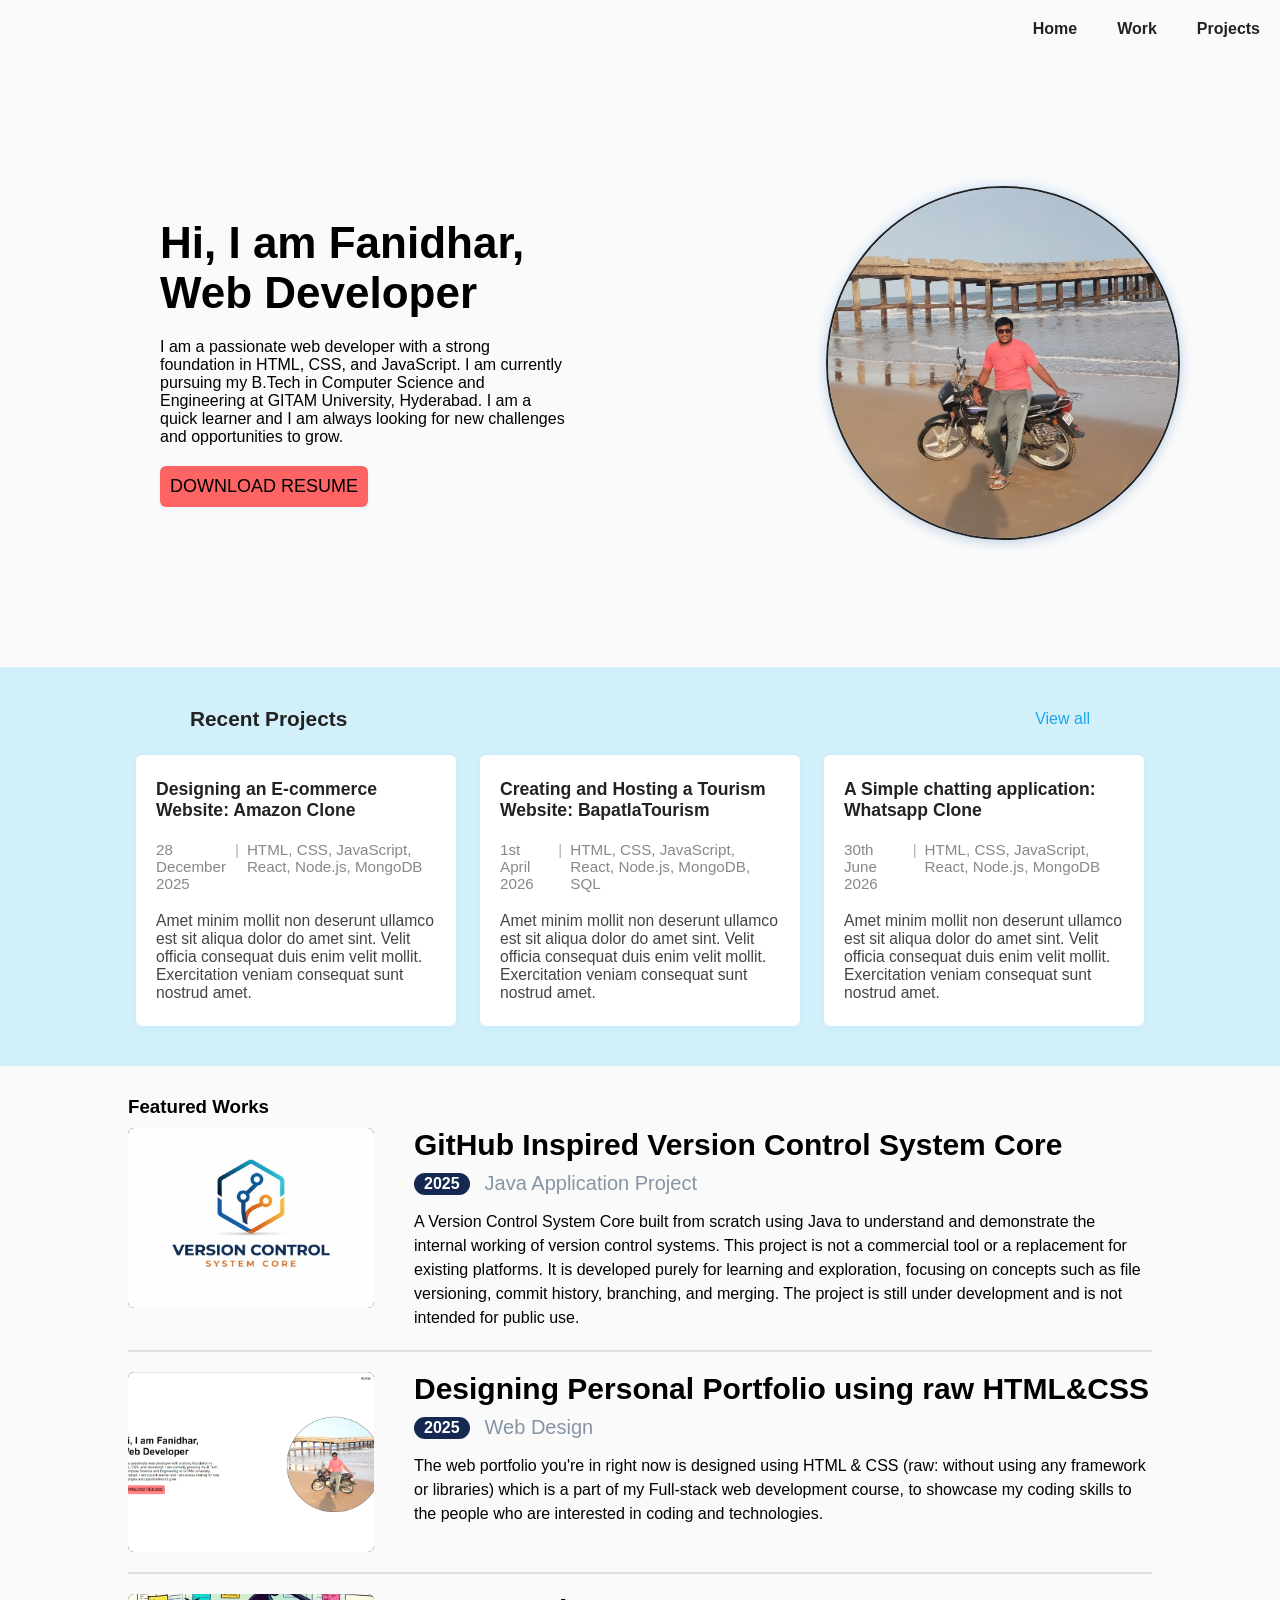
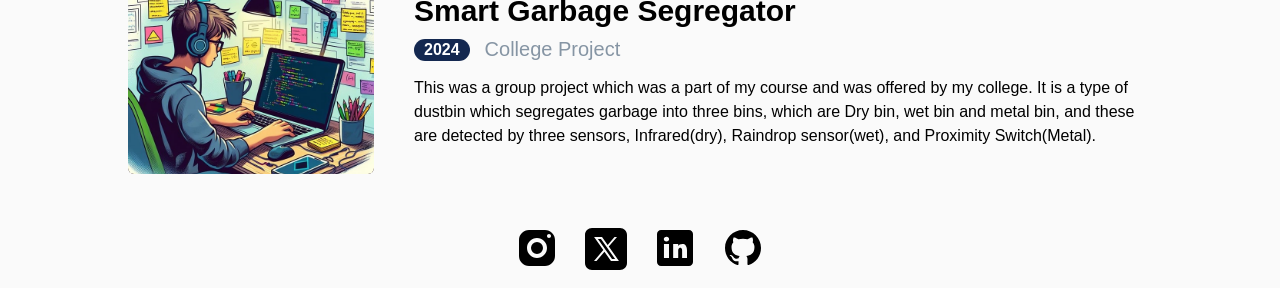
<file: index.html>
<!DOCTYPE html>
<html lang="en">
    <head>
        <!-- Meta tags for character encoding and responsive viewport -->
        <meta charset="UTF-8" />
        <meta name="viewport" content="width=device-width, initial-scale=1.0" />
        <!-- External stylesheet link -->
        <link rel="stylesheet" href="style.css" />
        <link rel="icon" type="image/png" href="assets/circular-icon.png">
        <title>Personal Portfolio</title>
    </head>
    <body>
        <!-- Navigation Sidebar -->
        <div class="navigation-sidebar">
            <nav>
                <div class="nav-link" id="close-button" onclick="hideSideBar()">
                    <a href="#">
                        <!-- Close icon -->
                        <svg xmlns="http://www.w3.org/2000/svg" height="36px" viewBox="0 -960 960 960" width="36px" fill="#000">
                            <path d="m256-200-56-56 224-224-224-224 56-56 224 224 224-224 56 56-224 224 224 224-56 56-224-224-224 224Z" />
                        </svg>
                    </a>
                </div>
                <div class="nav-link"><a href="index.html">Home</a></div>
                <div class="nav-link"><a href="work/index.html">Work</a></div>
                <div class="nav-link">
                    <a href="projects/index.html">Projects</a>
                </div>
            </nav>
        </div>
        <!-- Main Navigation Menu -->
        <div class="navigation">
            <nav>
                <div class="nav-link" id="hideLinks"><a href="index.html">Home</a></div>
                <div class="nav-link" id="hideLinks"><a href="work/index.html">Work</a></div>
                <div class="nav-link" id="hideLinks">
                    <a href="projects/index.html">Projects</a>
                </div>
                <div class="nav-link" id="menubar" onclick="showSideBar()">
                    <a href="#">
                        <svg xmlns="http://www.w3.org/2000/svg" height="36px" viewBox="0 -960 960 960" width="36px" fill="#000"><path d="M120-240v-80h720v80H120Zm0-200v-80h720v80H120Zm0-200v-80h720v80H120Z"/>
                        </svg>
                    </a>
                </div>
            </nav>
        </div>
        <!-- Header Section: Contains navigation and introduction -->
        <div class="head">
            <!-- Introduction Section: Hero area with personal info and image -->
            <div class="introduction">
                <div class="intro">
                    <p id="intro-bold">Hi, I am Fanidhar, Web Developer</p>
                    <p id="intro-normal">
                        I am a passionate web developer with a strong foundation
                        in HTML, CSS, and JavaScript. I am currently pursuing my
                        B.Tech in Computer Science and Engineering at GITAM
                        University, Hyderabad. I am a quick learner and I am
                        always looking for new challenges and opportunities to
                        grow.
                    </p>
                    <a href="assets/Resume_copy.pdf" download
                        ><button type="button">DOWNLOAD RESUME</button></a
                    >
                </div>
                <!-- Profile Image Section -->
                <div class="image">
                    <div id="image1">
                        <img src="assets/profile.jpg" alt="profile pic" />
                    </div>
                </div>
            </div>
        </div>

        <!-- Main Content Section: Recent Projects -->
        <div class="main">
            <div class="header-container">
                <div class="h4"><h4>Recent Projects</h4></div>
                <div class="a"><a href="projects/index.html">View all</a></div>
            </div>
            <!-- Project Cards Container -->
            <div class="posts-row">
                <!-- Project Card 1 -->
                <div class="post-card">
                    <h5>Designing an E-commerce Website: Amazon Clone</h5>
                    <div class="meta">
                        <span>28 December 2025</span>
                        <span class="divider">|</span>
                        <span
                            >HTML, CSS, JavaScript, React, Node.js,
                            MongoDB</span
                        >
                    </div>
                    <p>
                        Amet minim mollit non deserunt ullamco est sit aliqua
                        dolor do amet sint. Velit officia consequat duis enim
                        velit mollit. Exercitation veniam consequat sunt nostrud
                        amet.
                    </p>
                </div>
                <!-- Project Card 2 -->
                <div class="post-card">
                    <h5>
                        Creating and Hosting a Tourism Website: BapatlaTourism
                    </h5>
                    <div class="meta">
                        <div>1st April 2026</div>
                        <div class="divider">|</div>
                        <div>
                            HTML, CSS, JavaScript, React, Node.js, MongoDB, SQL
                        </div>
                    </div>
                    <p>
                        Amet minim mollit non deserunt ullamco est sit aliqua
                        dolor do amet sint. Velit officia consequat duis enim
                        velit mollit. Exercitation veniam consequat sunt nostrud
                        amet.
                    </p>
                </div>
                <!-- Project Card 3 -->
                <div class="post-card">
                    <h5>A Simple chatting application: Whatsapp Clone</h5>
                    <div class="meta">
                        <span>30th June 2026</span>
                        <span class="divider">|</span>
                        <span
                            >HTML, CSS, JavaScript, React, Node.js,
                            MongoDB</span
                        >
                    </div>
                    <p>
                        Amet minim mollit non deserunt ullamco est sit aliqua
                        dolor do amet sint. Velit officia consequat duis enim
                        velit mollit. Exercitation veniam consequat sunt nostrud
                        amet.
                    </p>
                </div>
            </div>
        </div>

        <!-- Footer Section: Featured Works -->
        <div class="foot">
            <h3>Featured Works</h3>
            <!-- Featured Work 1 -->
            <div class="works1">
                <div class="Image">
                    <img src="assets/Version_Control.jpg" alt="main_dev" />
                </div>
                <div class="matter">
                    <h2 class="heading">
                        GitHub Inspired Version Control System Core
                    </h2>
                    <div class="spans">
                        <div class="year">2025</div>
                        <div class="title">Java Application Project</div>
                    </div>
                    <p class="extra-matter">
                       A Version Control System Core built from scratch using Java to understand and demonstrate the internal working of version control systems. This project is not a commercial tool or a replacement for existing platforms. It is developed purely for learning and exploration, focusing on concepts such as file versioning, commit history, branching, and merging. The project is still under development and is not intended for public use.
                    </p>
                </div>
            </div>
            <hr />
            <!-- Featured Work 2 -->
            <div class="works2">
                <div class="Image">
                    <img src="assets/PPproject.png" alt="main_dev" />
                </div>
                <div class="matter">
                    <h2 class="heading">
                        Designing Personal Portfolio using raw HTML&CSS
                    </h2>
                    <div class="spans">
                        <div class="year">2025</div>
                        <div class="title">Web Design</div>
                    </div>
                    <p class="extra-matter">
                        The web portfolio you're in right now is designed using
                        HTML & CSS (raw: without using any framework or
                        libraries) which is a part of my Full-stack web
                        development course, to showcase my coding skills to the
                        people who are interested in coding and technologies.
                    </p>
                </div>
            </div>
            <hr />
            <!-- Featured Work 3 -->
            <div class="works3">
                <div class="Image">
                    <img src="assets/main_dev.jpg" alt="main_dev" />
                </div>
                <div class="matter">
                    <h2 class="heading">Smart Garbage Segregator</h2>
                    <div class="spans">
                        <div class="year">2024</div>
                        <div class="title">College Project</div>
                    </div>
                    <p class="extra-matter">
                        This was a group project which was a part of my course
                        and was offered by my college. It is a type of dustbin
                        which segregates garbage into three bins, which are Dry
                        bin, wet bin and metal bin, and these are detected by
                        three sensors, Infrared(dry), Raindrop sensor(wet), and
                        Proximity Switch(Metal).
                    </p>
                </div>
            </div>
        </div>

        <!-- Social Media Links Section -->
        <div class="social">
            <div class="links">
                <a href="https://www.instagram.com/developerfanidhar/">
                    <img
                        src="assets/icons/icons8-instagram.svg"
                        alt="Instagram"
                    />
                </a>
            </div>
            <div class="links">
                <a href="https://x.com/devFani2006">
                    <img
                        src="assets/icons/icons8-x-50.svg"
                        alt="X"
                    />
                </a>
            </div>
            <div class="links">
                <a href="https://www.linkedin.com/in/fanidhargavini2006">
                    <img
                        src="assets/icons/icons8-linkedin.svg"
                        alt="LinkedIn"
                    />
                </a>
            </div>
            <div class="links">
                <a href="https://github.com/fanidhar">
                    <img
                        src="assets/icons/icons8-github-logo.svg"
                        alt="GitHub"
                    />
                </a>
            </div>
        </div>
        <script src="script.js"></script>
    </body>
</html>
</file>
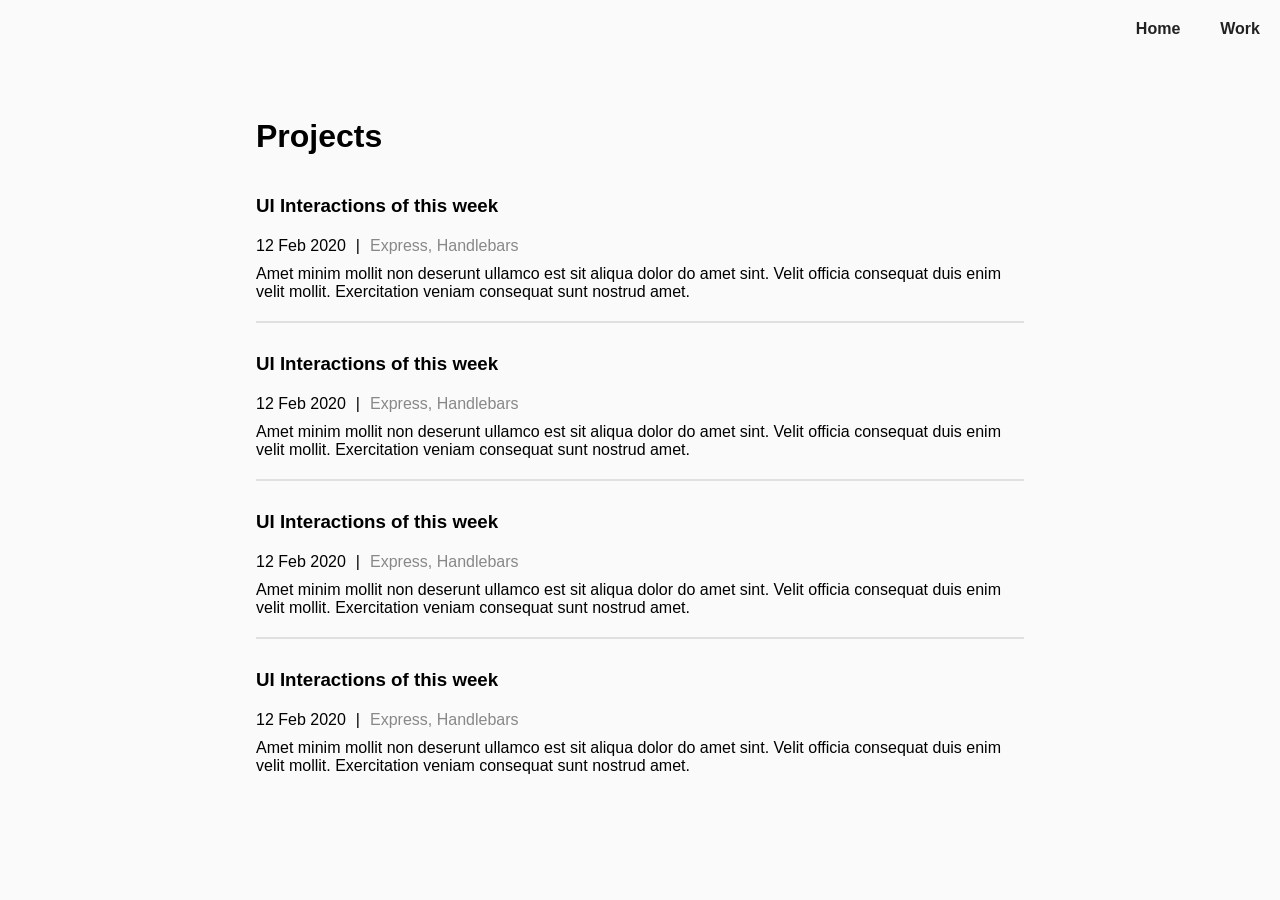
<file: projects/index.html>
<!DOCTYPE html>
<html lang="en">

<head>
    <meta charset="UTF-8">
    <meta name="viewport" content="width=device-width, initial-scale=1.0">
    <link rel="stylesheet" href="style.css">
    <title>Document</title>
</head>

<body>

    <!-- Navigation Sidebar -->
    <div class="navigation-sidebar">
        <nav>
            <div class="nav-link" id="close-button" onclick="hideSideBar()">
                <a href="#">
                    <!-- Close icon -->
                    <svg xmlns="http://www.w3.org/2000/svg" height="36px" viewBox="0 -960 960 960" width="36px" fill="#000">
                        <path d="m256-200-56-56 224-224-224-224 56-56 224 224 224-224 56 56-224 224 224 224-56 56-224-224-224 224Z" />
                    </svg>
                </a>
            </div>
            <div class="nav-link"><a href="../index.html">Home</a></div>
            <div class="nav-link"><a href="../work/index.html">Work</a></div>
        </nav>
    </div>
    <!-- Main Navigation Menu -->
    <div class="navigation">
        <nav>
            <div class="nav-link" id="hideLinks"><a href="../index.html">Home</a></div>
            <div class="nav-link" id="hideLinks"><a href="../work/index.html">Work</a></div>
            <div class="nav-link" id="menubar" onclick="showSideBar()">
                <a href="#">
                    <svg xmlns="http://www.w3.org/2000/svg" height="36px" viewBox="0 -960 960 960" width="36px" fill="#000"><path d="M120-240v-80h720v80H120Zm0-200v-80h720v80H120Zm0-200v-80h720v80H120Z"/>
                    </svg>
                </a>
            </div>
        </nav>
    </div>
    <div class="main">
        <h1>Projects</h1>
        <div class="box">
            <h3>UI Interactions of this week</h3>
            <div class="sp">
                <div class="date">12 Feb 2020</div>
                <div class="bar">|</div>
                <div class="category">Express, Handlebars</div>
            </div>
            <p>Amet minim mollit non deserunt ullamco est sit aliqua dolor do amet sint. Velit officia consequat duis
                enim velit mollit. Exercitation veniam consequat sunt nostrud amet.</p>
        </div>
        <hr>
        <div class="box">
            <h3>UI Interactions of this week</h3>
            <div class="sp">
                <div class="date">12 Feb 2020</div>
                <div class="bar">|</div>
                <div class="category">Express, Handlebars</div>
            </div>
            <p>Amet minim mollit non deserunt ullamco est sit aliqua dolor do amet sint. Velit officia consequat duis
                enim velit mollit. Exercitation veniam consequat sunt nostrud amet.</p>
        </div>
        <hr>
        <div class="box">
            <h3>UI Interactions of this week</h3>
            <div class="sp">
                <div class="date">12 Feb 2020</div>
                <div class="bar">|</div>
                <div class="category">Express, Handlebars</div>
            </div>

            <p>Amet minim mollit non deserunt ullamco est sit aliqua dolor do amet sint. Velit officia consequat duis
                enim velit mollit. Exercitation veniam consequat sunt nostrud amet.</p>
        </div>
        <hr>
        <div class="box">
            <h3>UI Interactions of this week</h3>
            <div class="sp">
                <div class="date">12 Feb 2020</div>
                <div class="bar">|</div>
                <div class="category">Express, Handlebars</div>
            </div>
            <p>Amet minim mollit non deserunt ullamco est sit aliqua dolor do amet sint. Velit officia consequat duis
                enim velit mollit. Exercitation veniam consequat sunt nostrud amet.</p>
        </div>
    </div>
    <script src="script.js"></script>
</body>

</html>
</file>
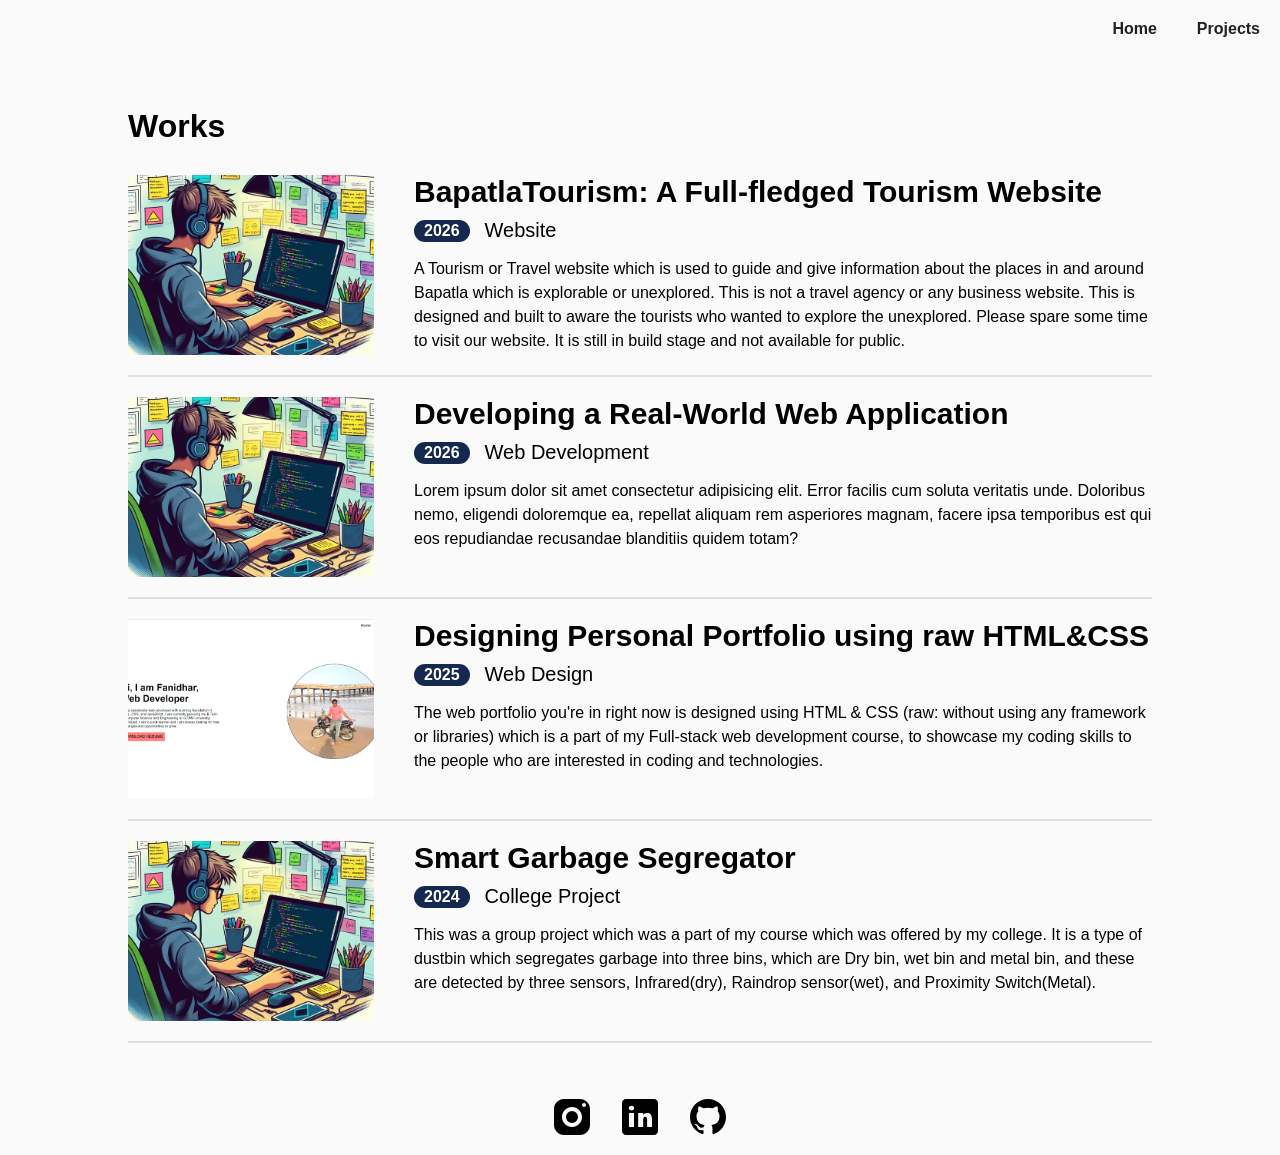
<file: work/index.html>
<!DOCTYPE html>
<html lang="en">

<head>
    <meta charset="UTF-8">
    <meta name="viewport" content="width=device-width, initial-scale=1.0">
    <title>Works | Personal Portfolio</title>
    <link rel="stylesheet" href="style.css">
</head>

<body>
<!-- Navigation Sidebar -->
<div class="navigation-sidebar">
    <nav>
        <div class="nav-link" id="close-button" onclick="hideSideBar()">
            <a href="#">
                <!-- Close icon -->
                <svg xmlns="http://www.w3.org/2000/svg" height="36px" viewBox="0 -960 960 960" width="36px" fill="#000">
                    <path d="m256-200-56-56 224-224-224-224 56-56 224 224 224-224 56 56-224 224 224 224-56 56-224-224-224 224Z" />
                </svg>
            </a>
        </div>
        <div class="nav-link"><a href="../index.html">Home</a></div>
        <div class="nav-link">
            <a href="../projects/index.html">Projects</a>
        </div>
    </nav>
</div>
<!-- Main Navigation Menu -->
<div class="navigation">
    <nav>
        <div class="nav-link" id="hideLinks"><a href="../index.html">Home</a></div>
        <div class="nav-link" id="hideLinks">
            <a href="../projects/index.html">Projects</a>
        </div>
        <div class="nav-link" id="menubar" onclick="showSideBar()">
            <a href="#">
                <svg xmlns="http://www.w3.org/2000/svg" height="36px" viewBox="0 -960 960 960" width="36px" fill="#000"><path d="M120-240v-80h720v80H120Zm0-200v-80h720v80H120Zm0-200v-80h720v80H120Z"/>
                </svg>
            </a>
        </div>
    </nav>
</div>
    <div class="main">
        <h1>Works</h1>
        <!-- Work 1 -->
        <div class="works1">
            <div class="Image">
                <img src="../assets/main_dev.jpg" alt="main_dev">
            </div>
            <div class="matter">
                <h2 class="heading">BapatlaTourism: A Full-fledged Tourism Website</h2>
                <div class="spans">
                    <div class="year">2026</div>
                    <div class="title">Website</div>
                </div>
                <p class="extra-matter">A Tourism or Travel website which is used to guide and give information about
                    the places in and around Bapatla which is explorable or unexplored. This is not a travel agency or
                    any business website. This is designed and built to aware the tourists who wanted to explore the
                    unexplored. Please spare some time to visit our website. It is still in build stage and not
                    available for public.</p>
            </div>
        </div>
        <hr>
        <!-- Work 2 -->
        <div class="works2">
            <div class="Image">
                <img src="../assets/main_dev.jpg" alt="main_dev">
            </div>
            <div class="matter">
                <h2 class="heading">Developing a Real-World Web Application</h2>
                <div class="spans">
                    <div class="year">2026</div>
                    <div class="title">Web Development</div>
                </div>
                <p class="extra-matter">Lorem ipsum dolor sit amet consectetur adipisicing elit. Error facilis cum
                    soluta veritatis unde. Doloribus nemo, eligendi doloremque ea, repellat aliquam rem asperiores
                    magnam, facere ipsa temporibus est qui eos repudiandae recusandae blanditiis quidem totam?</p>
            </div>
        </div>
        <hr>
        <!-- Work 3 -->
        <div class="works3">
            <div class="Image">
                <img src="../assets/PPproject.png" alt="main_dev">
            </div>
            <div class="matter">
                <h2 class="heading">Designing Personal Portfolio using raw HTML&CSS</h2>
                <div class="spans">
                    <div class="year">2025</div>
                    <div class="title">Web Design </div>
                </div>
                <p class="extra-matter">The web portfolio you're in right now is designed using HTML & CSS (raw: without
                    using any framework or libraries) which is a part of my Full-stack web development course, to
                    showcase my coding skills to the people who are interested in coding and technologies.</p>
            </div>
        </div>
        <hr>
        <!-- Work 4 -->
        <div class="works4">
            <div class="Image">
                <img src="../assets/main_dev.jpg" alt="main_dev">
            </div>
            <div class="matter">
                <h2 class="heading">Smart Garbage Segregator</h2>
                <div class="spans">
                    <div class="year">2024</div>
                    <div class="title">College Project</div>
                </div>
                <p class="extra-matter">This was a group project which was a part of my course which was offered by my
                    college. It is a type of dustbin which segregates garbage into three bins, which are Dry bin, wet
                    bin and metal bin, and these are detected by three sensors, Infrared(dry), Raindrop sensor(wet), and
                    Proximity Switch(Metal).</p>
            </div>
        </div>
        <hr>
    </div>
    <!-- Social Media Links Section -->
    <div class="social">
        <div class="links">
            <a href="https://www.instagram.com/developerfanidhar/">
                <img src="../assets/icons/icons8-instagram.svg" alt="Instagram icon">
            </a>
        </div>
        <div class="links">
            <a href="https://www.linkedin.com/in/fanidhargavini2006">
                <img src="../assets/icons/icons8-linkedin.svg" alt="LinkedIn icon">
            </a>
        </div>
        <div class="links">
            <a href="https://github.com/DeveloperFanidhar">
                <img src="../assets/icons/icons8-github-logo.svg" alt="GitHub icon">
            </a>
        </div>
    </div>
    <script src="script.js"></script>
</body>

</html>
</file>
<file: style.css>
/* 
* Portfolio Website Styles
* Author: Fanidhar
* Description: Main stylesheet for personal portfolio website
*/



/* CSS Variables - Global theme settings */
:root {
    --lenImgMob: 200px;
    --lenImg: 440px;
    --primary-color: #ff6464;
    --text-color: #222;
    --bg-color: rgb(250, 250, 250);
    --border-radius: 6px;
    --box-shadow: 0 4px 12px 0 rgba(0, 0, 0, 0.08);
    --transition: all 0.3s ease-in-out;
    --font-family: "Heebo", sans-serif;
    --secondary-font: "Fira Sans", sans-serif;
    --secondary-color: #8695a4;
    --border-color: #e0e0e0;
    --hover-color: #1ca7ec;
}

/* Reset and Base Styles */
* {
    margin: 0;
    padding: 0;
    font-family: var(--font-family);
    font-optical-sizing: auto;
    font-style: normal;
}
::-webkit-scrollbar{
    width: 10px;
}
::-webkit-scrollbar-track{
    background: white;
    border-radius: 5px;
}
::-webkit-scrollbar-thumb{
    background: rgb(63, 152, 211);
    border-radius: 5px;
}
/* Header Section Styles */
.head {
    background-color: var(--bg-color);
}

.navigation{
    position: sticky;
    top: 0;
    z-index: 999;
    background-color: var(--bg-color);
    
}
.navigation nav{
    display: flex;
    justify-content: flex-end;
    align-items: center;
    background-color: transparent;
    width: 100%;
}
.navigation nav .nav-link{
    padding: 10px;
    border-radius: 10px;
    margin: 10px;   
}
.navigation nav .nav-link a{
    text-decoration: none;
    color: var(--text-color);
    font-weight: 700;
    font-size: 1rem;
}
.navigation nav .nav-link a:hover{
    color: rgb(134, 149, 164);
    transition: var(--transition);
}
.navigation-sidebar{
    position: fixed;
    top: 0;
    right: 0;
    height: 300px;
    width: 200px;
    z-index: 1000;
    background-color: rgba(250, 250, 250, 0.2);
    backdrop-filter: blur(10px);
    box-shadow: var(--box-shadow);
    display: none;
    flex-direction: column;
    align-items: flex-start;
    justify-content: flex-start;
}
.navigation-sidebar nav{
    display: flex;
    flex-direction: column;
    justify-content: flex-end;
    align-items: flex-end;
    background-color: transparent;
    width: 100%;
} 
.navigation-sidebar nav .nav-link{
    padding: 10px;
    border-radius: 10px;
    margin: 10px;   
}
.navigation-sidebar nav .nav-link a{
    text-decoration: none;
    color: var(--text-color);
    font-weight: 700;
    font-size: 1rem;
}
.navigation-sidebar nav .nav-link a:hover{
    color: rgb(134, 149, 164);
    transition: var(--transition);
}
#menubar{
    display: none;
}

/* Introduction/Hero Section */
.introduction {
    display: flex;
    align-items: center;
    justify-content: space-evenly;
}

.introduction .intro {
    padding: 150px;
}

.introduction .intro #intro-bold {
    font-weight: bold;
    font-size: 44px;
}

.introduction .intro #intro-bold,
.introduction .intro #intro-normal {
    padding: 10px;
}

/* Resume Download Button */
.introduction .intro button {
    background-color: var(--primary-color);
    border: transparent;
    border-radius: var(--border-radius);
    margin: 10px;
    padding: 10px;
    font-size: 18px;
    font-weight: 500;
    cursor: pointer;
    transition: box-shadow 0.2s;
    text-transform: uppercase;
    box-shadow: 0 1px 4px rgba(33, 150, 243, 0.08);
}

.introduction .intro button a {
    background: transparent !important;
    text-decoration: none !important;
    color: #fff !important;
    font-family: inherit;
    font-size: 15px;
    font-weight: inherit;
    text-transform: inherit;
    display: block;
    width: 100%;
    height: 100%;
}

/* Profile Image Styles */
.image #image1 {
    position: relative;
    padding: 150px;
    display: flex;
    justify-content: center;
    align-items: center;
}

.image #image1::after {
    content: "";
    position: absolute;
    left: 50%;
    top: 50%;
    transform: translate(-50%, -50%);
    width: var(--lenImg);
    height: var(--lenImg);
    border-radius: 50%;
    background: rgba(0, 123, 255, 0.25);
    z-index: 0;
    filter: blur(8px);
}

.image #image1 img {
    position: relative;
    z-index: 1;
    width: var(--lenImg);
    height: var(--lenImg);
    object-fit: cover;
    border-radius: 50%;
    border: 2px solid var(--text-color);
    box-shadow: var(--box-shadow);
    display: block;
    background: #fff;
}

/* Main Content Section - Recent Projects */
.main {
    display: flex;
    flex-direction: column;
    align-items: center;
    justify-content: flex-start;
    width: 100%;
    min-height: 300px;
    background-color: #d2f0fa !important;
    padding: 40px 0;
}

/* Project Section Header */
.main > .header-container {
    display: flex;
    justify-content: space-between;
    align-items: center;
    width: 90%;
    max-width: 900px;
    margin-bottom: 24px;
}

.main > .header-container h4 {
    font-size: 1.3rem;
    font-weight: 600;
    color: var(--text-color);
    margin: 0;
}

.main > .header-container a {
    color: var(--hover-color);
    text-decoration: none;
    font-weight: 500;
    font-size: 1rem;
}

/* Project Cards Container */
.posts-row {
    display: flex;
    gap: 24px;
    width: 90%;
    max-width: 900px;
    justify-content: center;
}

/* Individual Project Card */
.post-card {
    background: #fff;
    border-radius: var(--border-radius);
    box-shadow: 0 2px 8px rgba(33, 150, 243, 0.08);
    padding: 24px 20px;
    width: 100%;
    max-width: 400px;
    min-width: 280px;
    display: flex;
    flex-direction: column;
    gap: 12px;
}

.post-card h5 {
    font-size: 1.1rem;
    font-weight: 700;
    margin: 0 0 8px 0;
    color: var(--text-color);
}

.post-card .meta {
    display: flex;
    flex-direction: row;
    justify-content: space-around;
    font-size: 0.95rem;
    color: #888;
    margin-bottom: 8px;
}

.post-card .divider {
    margin: 0 8px;
    color: #b0b0b0;
}

.post-card p {
    color: #444;
    font-size: 0.98rem;
    margin: 0;
}

/* Footer Section - Featured Works */
.foot {
    background-color: var(--bg-color);
    margin: 0;
    padding: 20px 10%;
}

.foot h3 {
    padding: 10px 0px;
}

/* Featured Work Items */
.foot .works1,
.foot .works2,
.foot .works3 {
    display: flex;
    align-items: flex-start;
    justify-content: center;
    gap: 20px;
    margin-bottom: 20px;
}

/* Featured Work Images */
.Image {
    width: 246px !important;
    min-width: 246px !important;
    max-width: 246px !important;
    height: 180px !important;
    min-height: 180px !important;
    max-height: 180px !important;
    border-radius: var(--border-radius) !important;
    overflow: hidden !important;
    background: #6d5c5c;
    display: block !important;
    flex: 0 0 246px !important;
    margin: 0 20px 0 0;
}

.Image img {
    width: 100% !important;
    height: 100% !important;
    object-fit: cover !important;
    border-radius: var(--border-radius) !important;
    display: block;
}

/* Featured Work Content */
.matter {
    display: flex;
    flex-direction: column;
    justify-content: space-between;
    flex-grow: 1;
}

.matter .heading {
    font-size: 30px;
    font-weight: 700;
    margin-bottom: 10px;
}

.matter .spans {
    display: flex;
    flex-direction: row;
    align-items: center;
    margin-bottom: 15px;
}

.matter .spans .year {
    margin: 0px 5px 0px 0px;
    padding: 2px 10px;
    background-color: #142850;
    color: white;
    border-radius: 15px;
    font-weight: 900;
    font-size: 16px;
}

.matter .spans .title {
    padding: 0px 10px;
    color: var(--secondary-color);
    font-size: 20px;
}

.matter .extra-matter {
    font-size: 1rem;
    line-height: 1.5;
}

.foot hr {
    border: 1px solid var(--border-color);
    margin: 20px 0px;
}

/* Social Media Links */
.social {
    background-color: var(--bg-color);
    display: flex;
    justify-content: center;
}

.social .links {
    margin: 10px;
}

/* Responsive Design Styles */

/* Large Screen Styles (1280px - 1090px) */
@media only screen and (max-width: 1280px) and (min-width: 1090px) {
    /* Adjust image size for large screens */
    .image #image1 {
        position: relative;
        padding: 100px;
        display: flex;
        justify-content: center;
        align-items: center;
    }

    .image #image1::after {
        content: "";
        position: absolute;
        left: 50%;
        top: 50%;
        transform: translate(-50%, -50%);
        width: 350px;
        height: 350px;
        border-radius: 50%;
        background: rgba(0, 123, 255, 0.25);
        z-index: 0;
        filter: blur(8px);
    }

    .image #image1 img {
        position: relative;
        z-index: 1;
        width: 350px;
        height: 350px;
        object-fit: cover;
        border-radius: 50%;
        border: 2px solid var(--text-color);
        box-shadow: var(--box-shadow);
        display: block;
        background: #fff;
    }
}

/* Medium Screen Styles (1090px - 600px) */
@media only screen and (max-width: 1090px) and (min-width: 600px) {


    .introduction {
        flex-direction: column-reverse;
        align-items: center;
        justify-content: center;
    }

    .introduction .intro {
        padding: 50px 20px;
        text-align: center;
    }

    /* Adjust image size for medium screens */
    .image #image1 {
        position: relative;
        padding: 50px 0;
        display: flex;
        justify-content: center;
        align-items: center;
    }

    .image #image1::after {
        content: "";
        position: absolute;
        left: 50%;
        top: 50%;
        transform: translate(-50%, -50%);
        width: 300px;
        height: 300px;
        border-radius: 50%;
        background: rgba(0, 123, 255, 0.25);
        z-index: 0;
        filter: blur(8px);
    }

    .image #image1 img {
        position: relative;
        z-index: 1;
        width: 300px;
        height: 300px;
        object-fit: cover;
        border-radius: 50%;
        border: 2px solid var(--text-color);
        box-shadow: var(--box-shadow);
        display: block;
        background: #fff;
    }

    /* Adjust project cards layout */
    .main .posts-row {
        flex-direction: column;
        justify-content: center;
        align-items: center;
    }

    .foot h3 {
        text-align: center;
    }


}

/* Mobile Styles (600px and below) */
@media only screen and (max-width: 600px) {
    #menubar{
        display: block;
    }
    #hideLinks{
        display: none;
    }
    /* Mobile Introduction Section */
    .introduction {
        display: flex;
        flex-direction: column-reverse;
        align-items: center;
        justify-content: center;
    }

    .introduction .intro {
        padding: 50px 0 100px 0;
        text-align: center;
    }

    /* Mobile Button Styles */
    .introduction .intro button {
        background-color: var(--primary-color);
        border: transparent;
        border-radius: var(--border-radius);
        margin: 10px auto;
        padding: 10px;
        font-size: 18px;
        font-weight: 500;
        cursor: pointer;
        transition: box-shadow 0.2s;
        text-transform: uppercase;
        box-shadow: 0 1px 4px rgba(33, 150, 243, 0.08);
    }

    .introduction .intro button a {
        background: transparent !important;
        text-decoration: none !important;
        color: #fff !important;
        font-family: inherit;
        font-size: 15px;
        font-weight: inherit;
        text-transform: inherit;
        display: block;
        width: 100%;
        height: 100%;
    }

    /* Mobile Image Styles */
    .image #image1 {
        position: relative;
        padding: 50px 0 50px 0px;
        display: flex;
        justify-content: center;
        align-items: center;
    }

    .image #image1::after {
        content: "";
        position: absolute;
        left: 50%;
        top: 50%;
        transform: translate(-50%, -50%);
        width: var(--lenImgMob);
        height: var(--lenImgMob);
        border-radius: 50%;
        background: rgba(0, 123, 255, 0.25);
        z-index: 0;
        filter: blur(8px);
    }

    .image #image1 img {
        position: relative;
        z-index: 1;
        width: var(--lenImgMob);
        height: var(--lenImgMob);
        object-fit: cover;
        border-radius: 50%;
        border: 2px solid var(--text-color);
        box-shadow: var(--box-shadow);
        display: block;
        background: #fff;
    }

    /* Mobile Project Cards */
    .main .posts-row {
        flex-direction: column;
        width: 100%;
        gap: 0;
        max-width: none;
    }

    .post-card {
        width: 96%;
        max-width: none;
        min-width: 0;
        padding: 16px;
        gap: 8px;
        margin: 8px auto;
        box-sizing: border-box;
    }

    .post-card h5 {
        font-size: 1rem;
    }

    .post-card .meta {
        font-size: 0.85rem;
    }

    .post-card p {
        font-size: 0.9rem;
    }

    /* Mobile Featured Works */
    .foot .works1,
    .foot .works2,
    .foot .works3 {
        flex-direction: column;
        align-items: center;
        justify-content: center;
    }

    .Image {
        width: 90% !important;
        height: auto !important;
        max-width: 246px;
        margin: 0 0 20px 0 !important;
    }

    .Image img {
        width: 100% !important;
        height: auto !important;
        object-fit: cover !important;
        border-radius: var(--border-radius) !important;
    }

    .matter {
        width: 90%;
        max-width: 246px;
        text-align: center;
    }

    .matter .spans {
        justify-content: center;
    }

    .foot h3 {
        text-align: center;
    }
}

/* Small Mobile Styles (480px and below) */
@media only screen and (max-width: 480px) {


    /* Small Mobile Introduction Section */
    .introduction {
        display: flex;
        flex-direction: column-reverse;
        align-items: center;
        justify-content: center;
    }

    .introduction .intro {
        padding: 50px 0 100px 0;
        text-align: center;
    }

    /* Small Mobile Button Styles */
    .introduction .intro button {
        background-color: var(--primary-color);
        border: transparent;
        border-radius: var(--border-radius);
        margin: 10px auto;
        padding: 10px;
        font-size: 18px;
        font-weight: 500;
        cursor: pointer;
        transition: box-shadow 0.2s;
        text-transform: uppercase;
        box-shadow: 0 1px 4px rgba(33, 150, 243, 0.08);
    }

    .introduction .intro button a {
        background: transparent !important;
        text-decoration: none !important;
        color: #fff !important;
        font-family: inherit;
        font-size: 15px;
        font-weight: inherit;
        text-transform: inherit;
        width: 100%;
        height: 100%;
    }

    /* Small Mobile Image Styles */
    .image #image1 {
        position: relative;
        padding: 50px 0 50px 0px;
        display: flex;
        justify-content: center;
        align-items: center;
    }

    .image #image1::after {
        content: "";
        position: absolute;
        left: 50%;
        top: 50%;
        transform: translate(-50%, -50%);
        width: var(--lenImgMob);
        height: var(--lenImgMob);
        border-radius: 50%;
        background: rgba(0, 123, 255, 0.25);
        z-index: 0;
        filter: blur(8px);
    }

    .image #image1 img {
        position: relative;
        z-index: 1;
        width: var(--lenImgMob);
        height: var(--lenImgMob);
        object-fit: cover;
        border-radius: 50%;
        border: 2px solid var(--text-color);
        box-shadow: var(--box-shadow);
        display: block;
        background: #fff;
    }

    /* Small Mobile Project Cards */
    .main .posts-row {
        flex-direction: column;
        width: 100%;
        gap: 0;
        max-width: none;
    }

    .post-card {
        width: 96%;
        max-width: none;
        min-width: 0;
        padding: 16px;
        gap: 8px;
        margin: 8px auto;
        box-sizing: border-box;
    }

    .post-card h5 {
        font-size: 1rem;
    }

    .post-card .meta {
        font-size: 0.85rem;
    }

    .post-card p {
        font-size: 0.9rem;
    }

    /* Small Mobile Featured Works */
    .foot .works1,
    .foot .works2,
    .foot .works3 {
        flex-direction: column;
        align-items: center;
        justify-content: center;
    }

    .Image {
        width: 90% !important;
        height: auto !important;
        max-width: 246px;
        margin: 0 0 20px 0 !important;
    }

    .Image img {
        width: 100% !important;
        height: auto !important;
        object-fit: cover !important;
        border-radius: var(--border-radius) !important;
    }

    .matter {
        width: 90%;
        max-width: 246px;
        text-align: center;
    }

    .matter .spans {
        justify-content: center;
    }

    .foot h3 {
        text-align: center;
    }
}
</file>
<file: projects/style.css>
:root{
    --bg-color: rgb(250, 250, 250);
    --font-family: "Heebo", sans-serif;
    --secondary-font: "Fira Sans", sans-serif;
    --text-color: #222;
    --transition: all 0.3s ease-in-out;
    --border-color: #E0E0E0;
    --secondary-color: #888;
}
*{
    background-color: var(--bg-color);
    margin: 0;
    padding: 0;
    font-family: var(--font-family);
    font-optical-sizing: auto;
    font-style: normal;
}
::-webkit-scrollbar{
    width: 10px;
}
::-webkit-scrollbar-track{
    background: white;
    border-radius: 5px;
}
::-webkit-scrollbar-thumb{
    background: rgb(63, 152, 211);
    border-radius: 5px;
}
/* Header Section Styles */
.head{
    position: relative;
}

.navigation{
    position: sticky;
    top: 0;
    z-index: 999;
    background-color: var(--bg-color);
    
}
.navigation nav{
    display: flex;
    justify-content: flex-end;
    align-items: center;
    background-color: transparent;
    width: 100%;
}
.navigation nav .nav-link{
    padding: 10px;
    border-radius: 10px;
    margin: 10px;   
}
.navigation nav .nav-link a{
    text-decoration: none;
    color: var(--text-color);
    font-weight: 700;
    font-size: 1rem;
}
.navigation nav .nav-link a:hover{
    color: rgb(134, 149, 164);
    transition: var(--transition);
}
.navigation-sidebar{
    position: fixed;
    top: 0;
    right: 0;
    height: 250px;
    width: 150px;
    z-index: 1000;
    background-color: rgba(250, 250, 250, 0.2);
    backdrop-filter: blur(10px);
    box-shadow: var(--box-shadow);
    display: none;
    flex-direction: column;
    align-items: flex-start;
    justify-content: flex-start;
}
.navigation-sidebar nav{
    display: flex;
    flex-direction: column;
    justify-content: flex-end;
    align-items: flex-end;
    background-color: transparent;
    width: 100%;
} 
.navigation-sidebar nav .nav-link{
    padding: 10px;
    border-radius: 10px;
    margin: 10px;   
}
.navigation-sidebar nav .nav-link a{
    text-decoration: none;
    color: var(--text-color);
    font-weight: 700;
    font-size: 1rem;
}
.navigation-sidebar nav .nav-link a:hover{
    color: rgb(134, 149, 164);
    transition: var(--transition);
}
#menubar{
    display: none;
}
/* Main bar */
.main{
    padding: 30px 20%;
}
.main h1{
    padding: 30px 0;
}
.main .box h3{
    padding: 10px 0;
}
.main .box .sp{
    display: flex;
}
.main .box .sp .date,.main .box .sp .bar,.main .box .sp .category{
    padding: 10px 10px 10px 0;
    
}
.main .box .sp .category{
    color: var(--secondary-color);
}
.main hr{
    border: 1px solid var(--border-color);
    margin: 20px 0px;
}
/* Large Screen Styles (1280px - 1090px) */
@media only screen and (max-width:1280px) and (min-width:1090px){
    * {
        background-color: var(--bg-color);
    }
    
    .head nav {
        display: flex;
        justify-content: flex-end;
        align-items: center;
        padding-right: 20px;
    }
}

/* Medium Screen Styles (1090px - 600px) */
@media only screen and (max-width: 1090px) and (min-width: 600px){
    * {
        background-color: var(--bg-color);
    }
    
    .head nav {
        display: flex;
        justify-content: flex-end;
        align-items: center;
        padding-right: 20px;
    }
}
@media only screen and (max-width: 600px) and (min-width:480px) {
    /* Mobile Navigation Styles */
    #menubar{
        display: block;
    }
    #hideLinks{
        display: none;
    }
    .main{
        padding: 30px 10%;
    }
}

/* Small Mobile Styles (480px and below) */
@media only screen and (max-width:480px){
    /* Small Mobile Navigation */
    #menubar{
        display: block;
    }
    #hideLinks{
        display: none;
    }
    .main{
        padding: 30px 2%;
    }
}
</file>
<file: work/style.css>
/* 
* Portfolio Website Styles - Work Page
* Author: Fanidhar
* Description: Stylesheet for work page
*/
/* CSS Variables - Global theme settings */
:root{
    --bg-color: rgb(250, 250, 250);
    --font-family: "Heebo", sans-serif;
    --secondary-font: "Fira Sans", sans-serif;
    --text-color: #222;
    --transition: all 0.3s ease-in-out;
    --border-color: #E0E0E0;
}

/* Reset and Base Styles */
*{
    background-color: var(--bg-color);
    margin: 0;
    padding: 0;
    font-family: var(--font-family);
    font-optical-sizing: auto;
    font-style: normal;
}
::-webkit-scrollbar{
    width: 10px;
}
::-webkit-scrollbar-track{
    background: white;
    border-radius: 5px;
}
::-webkit-scrollbar-thumb{
    background: rgb(63, 152, 211);
    border-radius: 5px;
}
/* Header Section Styles */
.head{
    position: relative;
}

.navigation{
    position: sticky;
    top: 0;
    z-index: 999;
    background-color: var(--bg-color);
    
}
.navigation nav{
    display: flex;
    justify-content: flex-end;
    align-items: center;
    background-color: transparent;
    width: 100%;
}
.navigation nav .nav-link{
    padding: 10px;
    border-radius: 10px;
    margin: 10px;   
}
.navigation nav .nav-link a{
    text-decoration: none;
    color: var(--text-color);
    font-weight: 700;
    font-size: 1rem;
}
.navigation nav .nav-link a:hover{
    color: rgb(134, 149, 164);
    transition: var(--transition);
}
.navigation-sidebar{
    position: fixed;
    top: 0;
    right: 0;
    height: 250px;
    width: 150px;
    z-index: 1000;
    background-color: rgba(250, 250, 250, 0.2);
    backdrop-filter: blur(10px);
    box-shadow: var(--box-shadow);
    display: none;
    flex-direction: column;
    align-items: flex-start;
    justify-content: flex-start;
}
.navigation-sidebar nav{
    display: flex;
    flex-direction: column;
    justify-content: flex-end;
    align-items: flex-end;
    background-color: transparent;
    width: 100%;
} 
.navigation-sidebar nav .nav-link{
    padding: 10px;
    border-radius: 10px;
    margin: 10px;   
}
.navigation-sidebar nav .nav-link a{
    text-decoration: none;
    color: var(--text-color);
    font-weight: 700;
    font-size: 1rem;
}
.navigation-sidebar nav .nav-link a:hover{
    color: rgb(134, 149, 164);
    transition: var(--transition);
}
#menubar{
    display: none;
}

/* Main bar */
.main{
    background-color: var(--bg-color);
    margin: 0;
    padding: 20px 10%;
}

.main h1{
    padding:30px 0px;
}

/* Featured Work Items */
.main .works1, .main .works2, .main .works3, .main .works4{
    display: flex;
    align-items: flex-start;
    justify-content: center;
    gap: 20px;
    margin-bottom: 20px;
}

/* Featured Work Images */
.Image {
    width: 246px !important;
    min-width: 246px !important;
    max-width: 246px !important;
    height: 180px !important;
    min-height: 180px !important;
    max-height: 180px !important;
    border-radius: var(--border-radius) !important;
    overflow: hidden !important;
    background: #6d5c5c;
    display: block !important;
    flex: 0 0 246px !important;
    margin: 0 20px 0 0;
}

.Image img {
    width: 100% !important;
    height: 100% !important;
    object-fit: cover !important;
    border-radius: var(--border-radius) !important;
    display: block;
}

/* Featured Work Content */
.matter{
    display: flex;
    flex-direction: column;
    justify-content: space-between;
    flex-grow: 1;
}

.matter .heading{
    font-size: 30px;
    font-weight: 700;
    margin-bottom: 10px;
}

.matter .spans{
    display: flex;
    flex-direction: row;
    align-items: center;
    margin-bottom: 15px;
}

.matter .spans .year{
    margin:0px 5px 0px 0px;
    padding:2px 10px;
    background-color: #142850;
    color:white;
    border-radius: 15px;
    font-weight: 900;
    font-size: 16px;
}

.matter .spans .title{
    padding: 0px 10px;
    color: var(--secondary-color);
    font-size: 20px;
}

.matter .extra-matter{
    font-size: 1rem;
    line-height: 1.5;
}

.main hr{
    border: 1px solid var(--border-color);
    margin: 20px 0px;
}
/* Social Media Links */
.social{
    background-color: var(--bg-color);
    display:flex;
    justify-content: center;
}

.social .links{
    margin: 10px;
}

/* Large Screen Styles (1280px - 1090px) */
@media only screen and (max-width:1280px) and (min-width:1090px){
    * {
        background-color: var(--bg-color);
    }
    
    .head nav {
        display: flex;
        justify-content: flex-end;
        align-items: center;
        padding-right: 20px;
    }
}

/* Medium Screen Styles (1090px - 600px) */
@media only screen and (max-width: 1090px) and (min-width: 600px){
    * {
        background-color: var(--bg-color);
    }
    
    .head nav {
        display: flex;
        justify-content: flex-end;
        align-items: center;
        padding-right: 20px;
    }
}

/* Mobile Styles (600px - 480px) */
@media only screen and (max-width: 600px) and (min-width:480px) {
    /* Mobile Navigation Styles */
    #menubar{
        display: block;
    }
    #hideLinks{
        display: none;
    }
    /* Small Mobile Featured Works */
    .main .works1, .main .works2, .main .works3, .main .works4{
        flex-direction: column;
        align-items: center;
        justify-content: center;
    }

    .Image {
        width: 90% !important;
        height: auto !important;
        max-width: 246px;
        margin: 0 0 20px 0 !important;
    }

    .Image img {
        width: 100% !important;
        height: auto !important;
        object-fit: cover !important;
        border-radius: var(--border-radius) !important;
    }

    .matter{
        width: 90%;
        max-width: 246px;
        text-align: center;
    }

    .matter .spans{
         justify-content: center;
    }

    .main h1{
        text-align: center;
    }
}

/* Small Mobile Styles (480px and below) */
@media only screen and (max-width:480px){
    /* Small Mobile Navigation */
    #menubar{
        display: block;
    }
    #hideLinks{
        display: none;
    }
     /* Small Mobile Featured Works */
     .main .works1, .main .works2, .main .works3, .main .works4{
        flex-direction: column;
        align-items: center;
        justify-content: center;
    }

    .Image {
        width: 90% !important;
        height: auto !important;
        max-width: 246px;
        margin: 0 0 20px 0 !important;
    }

    .Image img {
        width: 100% !important;
        height: auto !important;
        object-fit: cover !important;
        border-radius: var(--border-radius) !important;
    }

    .matter{
        width: 90%;
        max-width: 246px;
        text-align: center;
    }

    .matter .spans{
         justify-content: center;
    }

    .main h1{
        text-align: center;
    }
}
</file>
